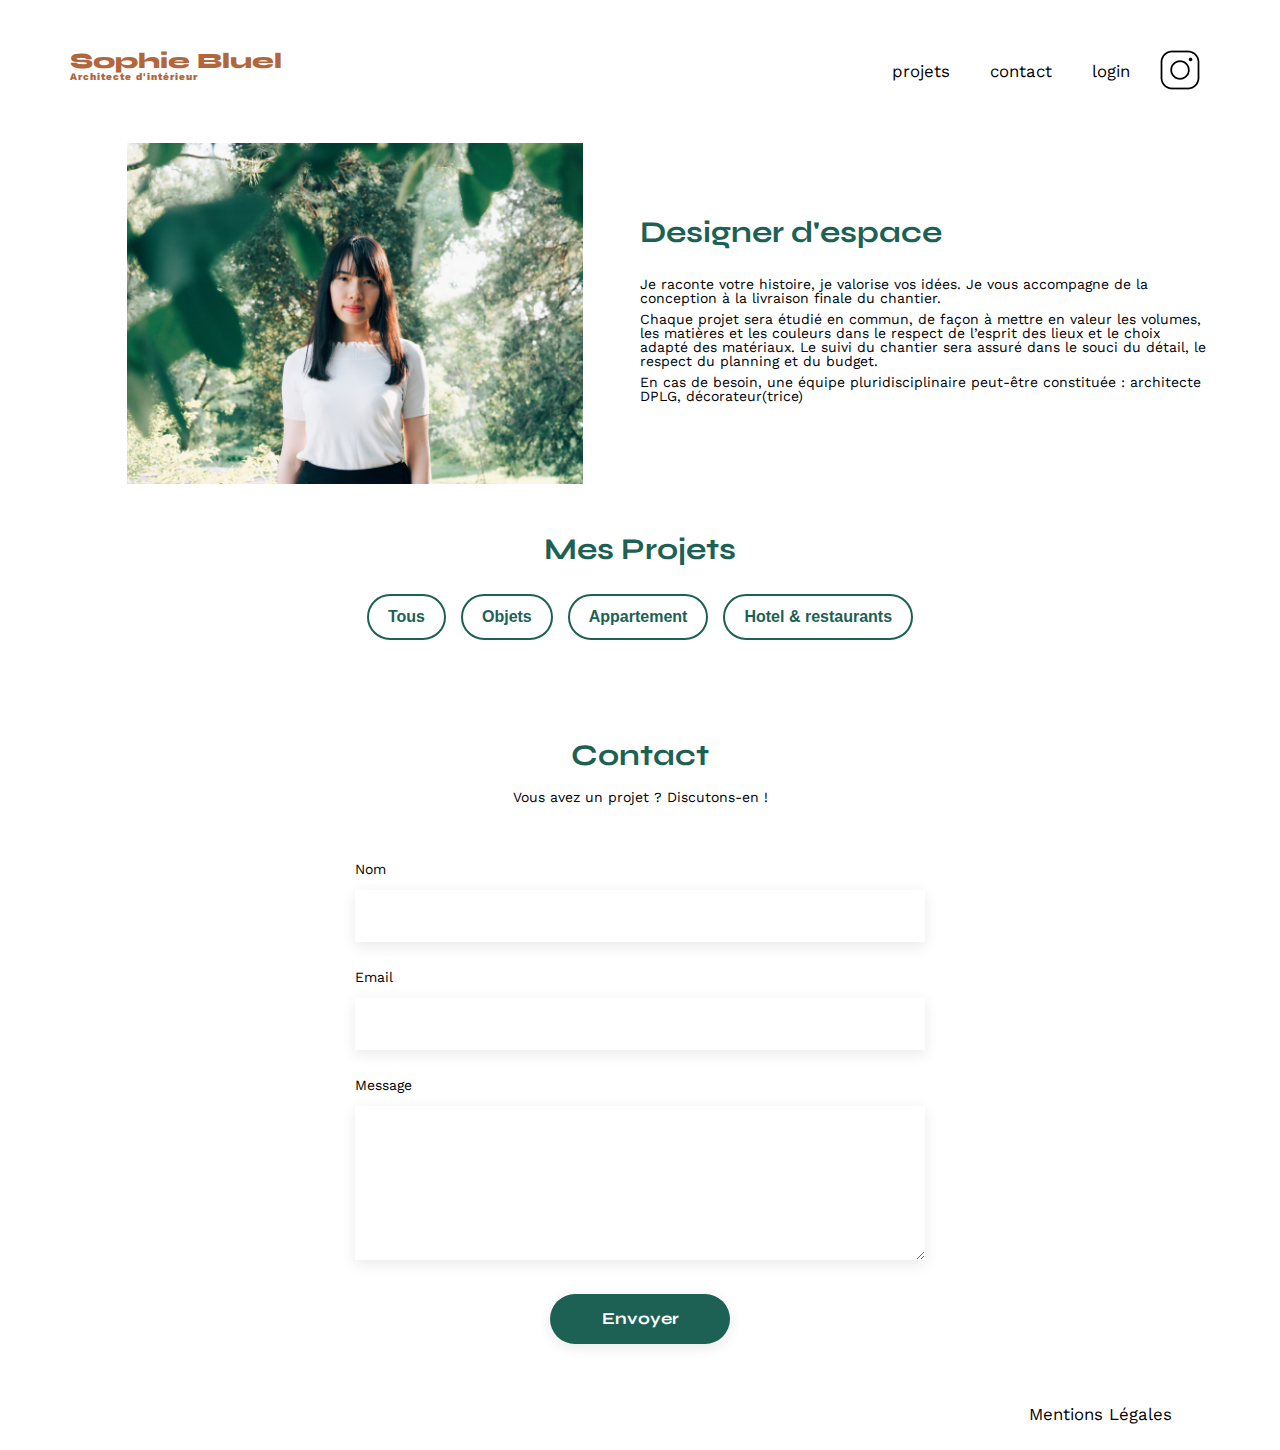
<file: index.html>
<!DOCTYPE html>
<html lang="fr">
  <head>
    <meta charset="UTF-8" />
    <title>Sophie Bluel - Architecte d'intérieur</title>
    <meta name="viewport" content="width=device-width, initial-scale=1.0" />
    <link rel="preconnect" href="https://fonts.googleapis.com" />
    <link rel="preconnect" href="https://fonts.gstatic.com" crossorigin />
    <link
      href="https://fonts.googleapis.com/css2?family=Syne:wght@700;800&family=Work+Sans&display=swap"
      rel="stylesheet"
    />
    <meta name="description" content="" />
    <link rel="stylesheet" href="./assets/style.css" />
    <script type="module" src="gallery.js" defer></script>
  </head>
  <body>
    <header>
      <h1>Sophie Bluel <span>Architecte d'intérieur</span></h1>
      <nav>
        <ul>
          <li> <a class="li" a href="index.html">projets</a></li>
          <li><a class="li" a href="#contact">contact</a></li>
          <li><a class ="li" a href="login.html">login</a></li>
          <li><img src="./assets/icons/instagram.png" alt="Instagram" /></li>
        </ul>
      </nav>
    </header>
    <main>
      <section id="introduction">
        <figure>
          <img src="./assets/images/sophie-bluel.png" alt="" />
        </figure>
        <article>
          <h2>Designer d'espace</h2>
          <p>
            Je raconte votre histoire, je valorise vos idées. Je vous accompagne
            de la conception à la livraison finale du chantier.
          </p>
          <p>
            Chaque projet sera étudié en commun, de façon à mettre en valeur les
            volumes, les matières et les couleurs dans le respect de l’esprit
            des lieux et le choix adapté des matériaux. Le suivi du chantier
            sera assuré dans le souci du détail, le respect du planning et du
            budget.
          </p>
          <p>
            En cas de besoin, une équipe pluridisciplinaire peut-être constituée
            : architecte DPLG, décorateur(trice)
          </p>
        </article>
      </section>
      <section id="portfolio">
        <h2>Mes Projets</h2>
        <div class="containerfiltre">
          <button class="filtre filtretous">Tous</button>
          <button class="filtre filtreobjets">Objets</button>
          <button class="filtre filtreappartement">Appartement</button>
          <button class="filtre filtrehotelrestaurant">
            Hotel & restaurants
          </button>
        </div>
        <section class="galleryS"></section>
      </section>
      <section id="contact">
        <h2>Contact</h2>
        <p>Vous avez un projet ? Discutons-en !</p>
        <form action="#" method="post">
          <label for="name">Nom</label>
          <input type="text" name="name" id="name" />
          <label for="email">Email</label>
          <input type="email" name="email" id="email" />
          <label for="message">Message</label>
          <textarea name="message" id="message" cols="30" rows="10"></textarea>
          <input type="submit" value="Envoyer" />
        </form>
      </section>
    </main>

    <footer>
      <nav>
        <ul>
          <li>Mentions Légales</li>
        </ul>
      </nav>
    </footer>
  </body>
</html>
</file>
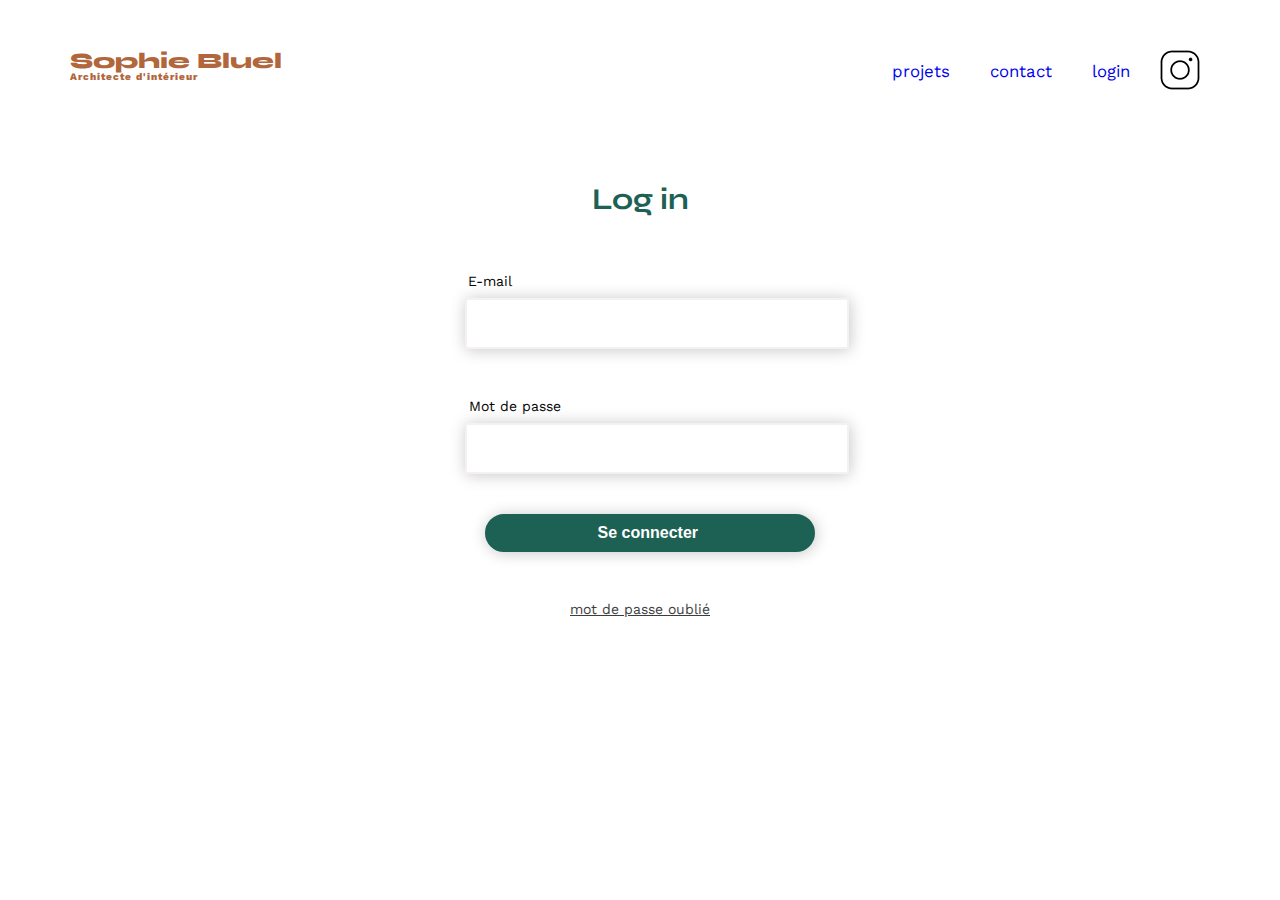
<file: login.html>
<!DOCTYPE html>
<html>
  <head>
    <meta charset="UTF-8" />
    <meta name="viewport" content="width=device-width, initial-scale=1.0" />
    <title>Sophie-Bluel login page</title>
    <link rel="preconnect" href="https://fonts.googleapis.com" />
    <link rel="preconnect" href="https://fonts.gstatic.com" crossorigin />
    <link
      href="https://fonts.googleapis.com/css2?family=Syne:wght@700;800&family=Work+Sans&display=swap"
      rel="stylesheet"
    />
    <meta name="description" content="" />
    <link rel="stylesheet" href="./assets/stylelogin.css" />
    <script type="module" src="login.js" defer></script>
   
  </head>
  <body>
    <header>
      <h1>Sophie Bluel <span>Architecte d'intérieur</span></h1>
      <nav>
        <ul>
          <li> <a class="li" a href="index.html">projets</a></li>
          <li><a class="li" a href="index.html">contact</a></li>
          <li><a class ="li" a href="login.html">login</a></li>
          <li><img src="./assets/icons/instagram.png" alt="Instagram" /></li>
        </ul>
      </nav>
    </header>
    <div class="form-box">
      <h2>Log in</h2>
      <form class="form" method="post" action="#">
        <div class="input-group">
          <div class="input-field">
            <label class="email" for="email"> E-mail </label>
            <input type="email" id="email" />
          </div>
          <div class="input-field">
            <label class="password" for="password"> Mot de passe </label>
            <input type="password" id="password" />
            <div class ="button">
                <input type="submit" value="Se connecter " class="buttonCo" >
            </div>
          </div>
          <p id="errorMessage"></p>
          <a href="#"> mot de passe oublié</a>
          <p id="erreur"></p>
        </div>
      </form>
    </div>
  </body>
</html>
</file>
<file: assets/style.css>
/* http://meyerweb.com/eric/tools/css/reset/
   v2.0 | 20110126
   License: none (public domain)
*/
html,
body,
div,
span,
applet,
object,
iframe,
h1,
h2,
h3,
h4,
h5,
h6,
p,
blockquote,
pre,
a,
abbr,
acronym,
address,
big,
cite,
code,
del,
dfn,
em,
img,
ins,
kbd,
q,
s,
samp,
small,
strike,
strong,
sub,
sup,
tt,
var,
b,
u,
i,
center,
dl,
dt,
dd,
ol,
ul,
li,
fieldset,
form,
label,
legend,
table,
caption,
tbody,
tfoot,
thead,
tr,
th,
td,
article,
aside,
canvas,
details,
embed,
figure,
figcaption,
footer,
header,
hgroup,
menu,
nav,
output,
ruby,
section,
summary,
time,
mark,
audio,
video {
  margin: 0;
  padding: 0;
  border: 0;
  font-size: 100%;
  font: inherit;
  vertical-align: baseline;
}
/* HTML5 display-role reset for older browsers */
article,
aside,
details,
figcaption,
figure,
footer,
header,
hgroup,
menu,
nav,
section {
  display: block;
}
body {
  line-height: 1;
}
ol,
ul {
  list-style: none;
}
blockquote,
q {
  quotes: none;
}
blockquote:before,
blockquote:after,
q:before,
q:after {
  content: "";
  content: none;
}
table {
  border-collapse: collapse;
  border-spacing: 0;
}
/** end reset css**/
body {
  max-width: 1140px;
  margin: auto;
  font-family: "Work Sans";
  font-size: 14px;
}
header {
  display: flex;
  justify-content: space-between;
  margin: 50px 0;
}
section {
  margin: 50px 0;
}

h1 {
  display: flex;
  flex-direction: column;
  font-family: "Syne";
  font-size: 22px;
  font-weight: 800;
  color: #b1663c;
}

h1 > span {
  font-family: "Work Sans";
  font-size: 10px;
  letter-spacing: 0.1em;
}

h2 {
  font-family: "Syne";
  font-weight: 700;
  font-size: 30px;
  color: #1d6154;
}
nav ul {
  display: flex;
  align-items: center;
  list-style-type: none;
}
nav li {
  padding: 0 10px;
  font-size: 1.2em;
}
.li{
  padding: 0 10px;
  font-size: 1.2em;
  text-decoration: none;
  font: inherit;
  color: black;
}
.li:visited{
  color: black;
}
.li:hover {
  color: #b1663c;
}

li:hover {
  color: #b1663c;
}
#introduction {
  display: flex;
  align-items: center;
}
#introduction figure {
  flex: 1;
}
#introduction img {
  display: block;
  margin: auto;
  width: 80%;
}

#introduction article {
  flex: 1;
}
#introduction h2 {
  margin-bottom: 1em;
}

#introduction p {
  margin-bottom: 0.5em;
}
#portfolio h2 {
  text-align: center;
  margin-bottom: 1em;
}

.containerfiltre {
  display: flex;
  flex-direction: row;
  justify-content: center;
  flex-wrap: wrap;
  gap: 15px;
}

.filtre {
  border-radius: 25px;
  border: 2px #1d6154 solid;
  padding: 12px 19px 12px 19px;
  font-weight: 700;
  font-size: 16px;
  color: #1d6154;
  background-color: white;
  align-items: center;
  flex-wrap: nowrap;
}
.filtre:hover {
  background-color: #1d6154;
  color: white;
}
.filtre:active {
  background-color: #1d6154;
  color: white;
}
.filtre:focus {
  background-color: #1d6154;
  color: white;
}

.galleryS {
  width: 100%;
  display: grid;
  grid-template-columns: 1fr 1fr 1fr ;
  grid-column-gap: 20px;
  grid-row-gap: 20px;
}

.galleryS img {
  width: 100%;
}

#contact {
  width: 50%;
  margin: auto;
}
#contact > * {
  text-align: center;
}
#contact h2 {
  margin-bottom: 20px;
}
#contact form {
  text-align: left;
  margin-top: 30px;
  display: flex;
  flex-direction: column;
}

#contact input {
  height: 50px;
  font-size: 1.2em;
  border: none;
  box-shadow: 0px 4px 14px rgba(0, 0, 0, 0.09);
}
#contact label {
  margin: 2em 0 1em 0;
}
#contact textarea {
  border: none;
  box-shadow: 0px 4px 14px rgba(0, 0, 0, 0.09);
}

input[type="submit"] {
  font-family: "Syne";
  font-weight: 700;
  color: white;
  background-color: #1d6154;
  margin: 2em auto;
  width: 180px;
  text-align: center;
  border-radius: 60px;
}

footer nav ul {
  display: flex;
  justify-content: flex-end;
  margin: 2em;
}
</file>
<file: assets/stylelogin.css>
/* http://meyerweb.com/eric/tools/css/reset/
   v2.0 | 20110126
   License: none (public domain)
*/
html,
body,
div,
span,
applet,
object,
iframe,
h1,
h2,
h3,
h4,
h5,
h6,
p,
blockquote,
pre,
a,
abbr,
acronym,
address,
big,
cite,
code,
del,
dfn,
em,
img,
ins,
kbd,
q,
s,
samp,
small,
strike,
strong,
sub,
sup,
tt,
var,
b,
u,
i,
center,
dl,
dt,
dd,
ol,
ul,
li,
fieldset,
form,
label,
legend,
table,
caption,
tbody,
tfoot,
thead,
tr,
th,
td,
article,
aside,
canvas,
details,
embed,
figure,
figcaption,
footer,
header,
hgroup,
menu,
nav,
output,
ruby,
section,
summary,
time,
mark,
audio,
video {
  margin: 0;
  padding: 0;
  border: 0;
  font-size: 100%;
  font: inherit;
  vertical-align: baseline;
}
/* HTML5 display-role reset for older browsers */
article,
aside,
details,
figcaption,
figure,
footer,
header,
hgroup,
menu,
nav,
section {
  display: block;
}
body {
  line-height: 1;
}
ol,
ul {
  list-style: none;
}
.li{
  padding: 0 10px;
  font-size: 1.2em;
  text-decoration: none;
  font: inherit;
}
.li:visited{
  color: black;
}
.li:hover {
  color: #b1663c;
}
blockquote,
q {
  quotes: none;
}
blockquote:before,
blockquote:after,
q:before,
q:after {
  content: "";
  content: none;
}
table {
  border-collapse: collapse;
  border-spacing: 0;
}
/** end reset css**/
body {
  max-width: 1140px;
  margin: auto;
  font-family: "Work Sans";
  font-size: 14px;
}
header {
  display: flex;
  justify-content: space-between;
  margin: 50px 0;
}
section {
  margin: 50px 0;
}

h1 {
  display: flex;
  flex-direction: column;
  font-family: "Syne";
  font-size: 22px;
  font-weight: 800;
  color: #b1663c;
}

h1 > span {
  font-family: "Work Sans";
  font-size: 10px;
  letter-spacing: 0.1em;
}

h2 {
  font-family: "Syne";
  font-weight: 700;
  font-size: 30px;
  color: #1d6154;
}
nav ul {
  display: flex;
  align-items: center;
  list-style-type: none;
}
nav li {
  padding: 0 10px;
  font-size: 1.2em;
}

li:hover {
  color: #b1663c;
}
label {
  display: block;
  padding-bottom: 10px;
}
.form-box {
  width: 90%;
  max-width: 450px;
  position: absolute;
  top: 35%;
  left: 50%;
  transform: translate(-50%, -50%);
  text-align: center;
  padding-top: 170px;
}
.form-box h2 {
  margin-bottom: 60px;
  font-size: 30px;
  position: relative;
}
.form-box a {
    color: #3d3d3d;;
}
label.email {
  margin-right: 300px;
}
label.password {
  margin-right: 250px;
}
.input-field {
  margin: 50px;
}
input  {
  width: 100%;
  padding: 16px 15px;
  border: 2px solid #f5f1f1;
  box-shadow: 1px 1px 15px rgb(201, 198, 198);
}

.button{
    padding-top: 40px ;
    padding-left: 20px;
}
input.buttonCo{
    border-radius: 25px;
    border: 2px #1d6154 solid;
    padding: 8px 20px 8px 20px;
    font-weight: 700;
    font-size: 16px;
    color:  white;
    background-color:#1d6154; 
    
}
</file>
